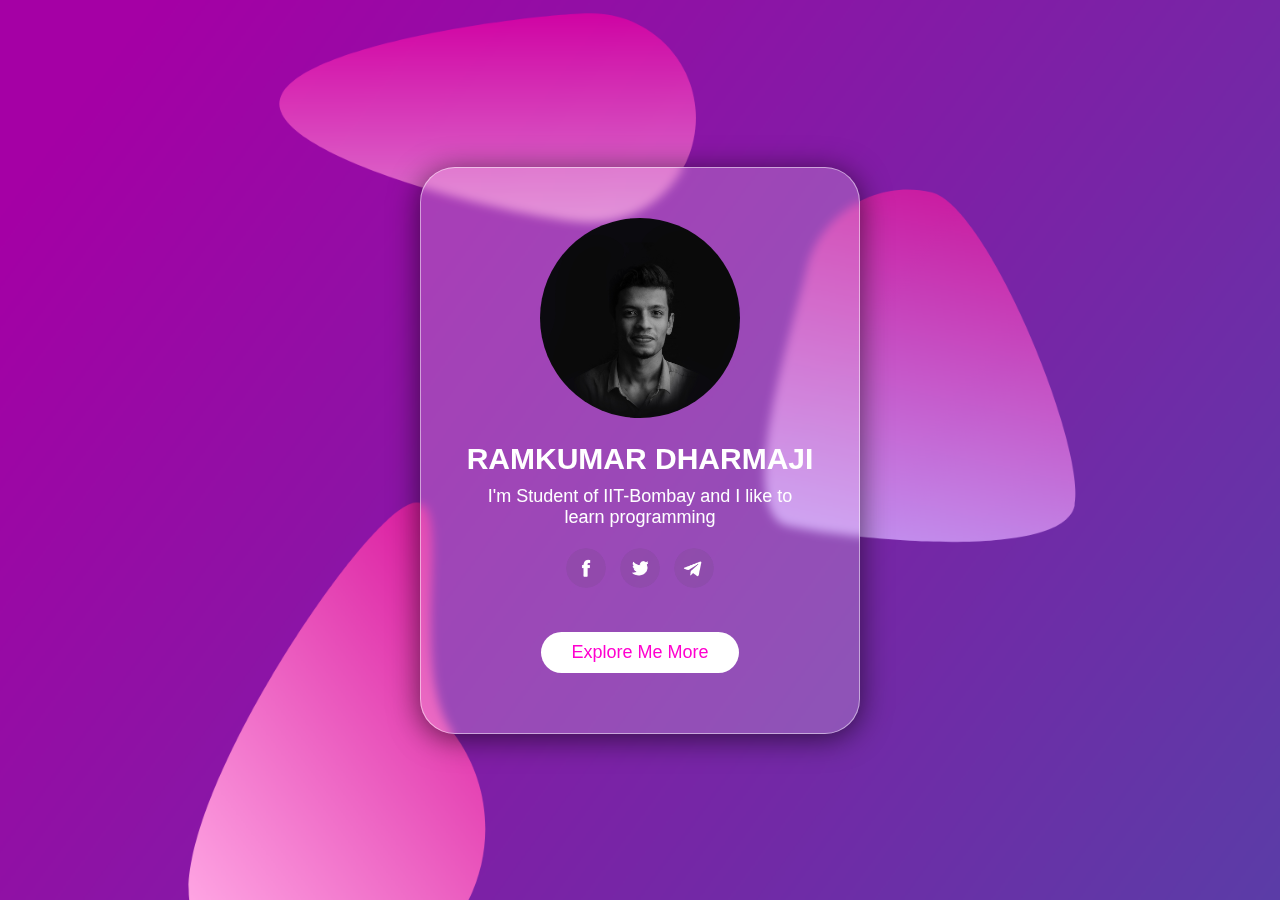
<file: profile cards/Glassmorphism Profile Card 3D look/index.html>
<!DOCTYPE html>
<html lang="en">

<head>
    <meta charset="UTF-8">
    <meta http-equiv="X-UA-Compatible" content="IE=edge">
    <meta name="viewport" content="width=device-width, initial-scale=1.0">
    <title>Glassmorphism Profile Card 3D look </title>
    <link rel="stylesheet" href="style.css">
</head>

<body>
    <div class="container">
        <div class="card" data-tilt>
            <img src="profile.jpg">
            <h2>RAMKUMAR DHARMAJI</h2>
            <p>I'm Student of IIT-Bombay and I like to learn programming</p>
            <div class="links">
                <a href="https://www.facebook.com/"><img src="facebook.png"></a>
                <a href="https://twitter.com/i/"><img src="twitter.png"></a>
                <a href="https://web.telegram.org/"><img src="telegram.png"></a>
            </div>
            <a href="#" class="btn">Explore Me More </a>
        </div>
    </div>

<script src="vanilla-tilt.js"></script>
<!-- vanilla-tilt.js. A smooth 3D tilt javascript library forked from Tilt.js (jQuery version) Smooth. Lightweight. -->

</body>

</html>
</file>
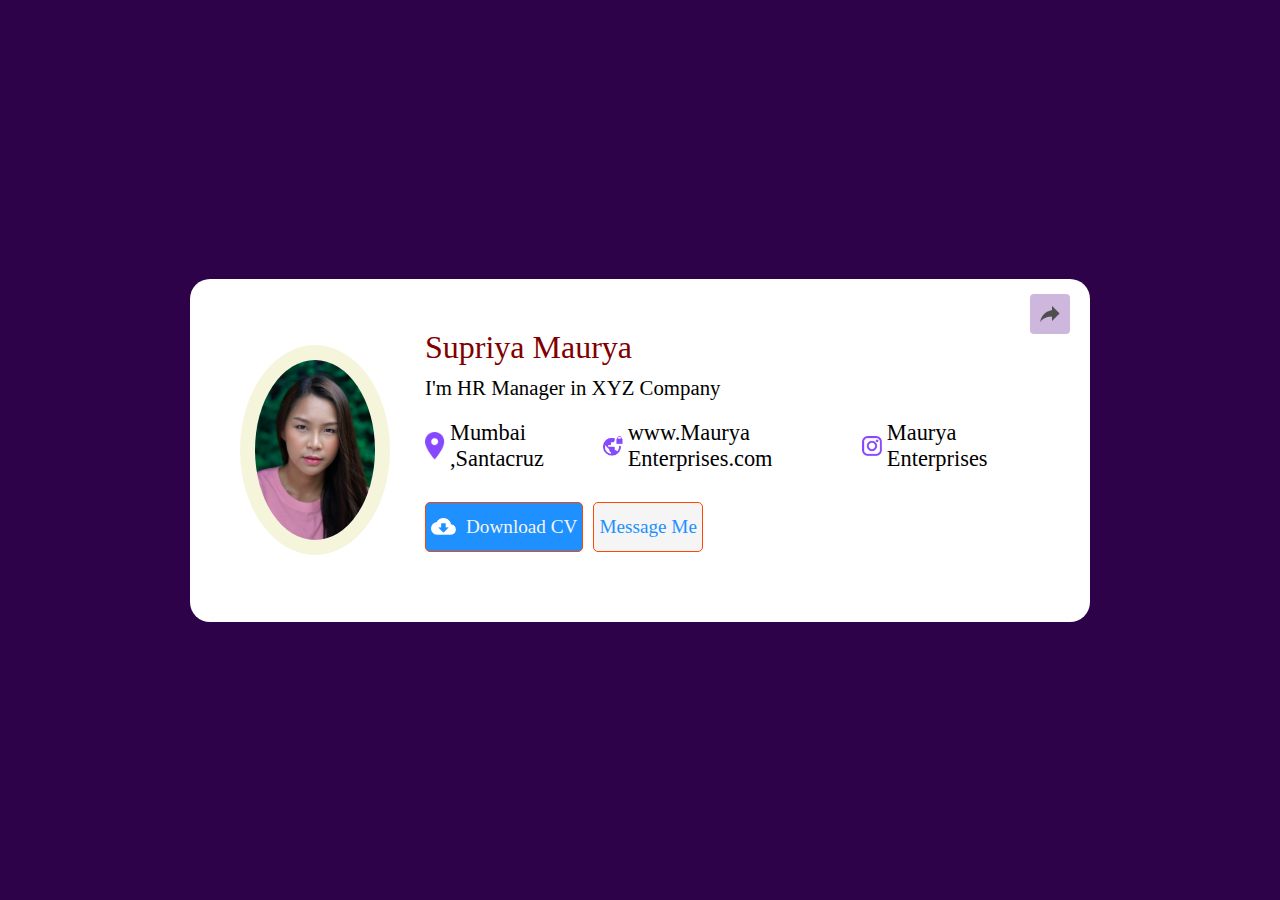
<file: profile cards/profile card/index.html>
<!DOCTYPE html>
<html lang="en">

<head>
    <meta charset="UTF-8">
    <meta http-equiv="X-UA-Compatible" content="IE=edge">
    <meta name="viewport" content="width=device-width, initial-scale=1.0">
    <title>Profile Card</title>
    <link rel="stylesheet" href="style.css">
</head>

<body>
    <div class="container">
        <div class="card">

            <img src="profile.avif" class="profile-img">
            <div class="info">
                <h1>Supriya Maurya</h1>
                <p>I'm HR Manager in XYZ Company</p>
                <ul>
                    <li><img src="location.png">Mumbai ,Santacruz</li>
                    <li><img src="website.png"> www.Maurya Enterprises.com</li>
                    <li><img src="instagram.png">Maurya Enterprises</li>
                </ul>
                <div class="link">
                    <a href="Resume.png" download><img src="download.png">Download CV</a>
    
                    <a href="https://web.whatsapp.com/+919324245463" target="_blank" class="msg-btn">Message Me</a>
                </div>
            </div>
           <img src="share.png" class="share-icons">
        </div>
    </div>
</body>

</html>
</file>
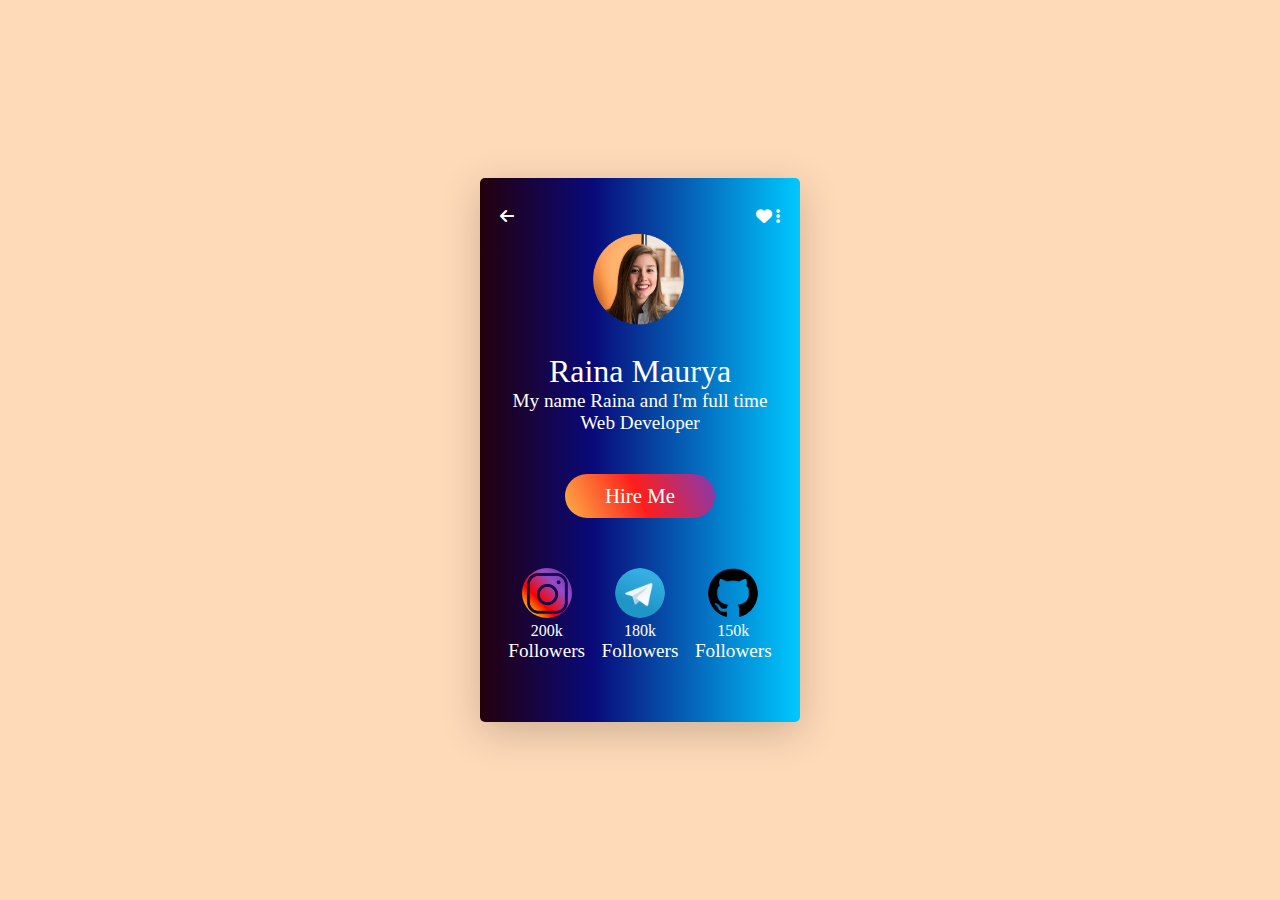
<file: profile cards/Profile Page/INDEX.HTML>
<!DOCTYPE html>
<html lang="en">

<head>
    <meta charset="UTF-8">
    <meta http-equiv="X-UA-Compatible" content="IE=edge">
    <meta name="viewport" content="width=device-width, initial-scale=1.0">
    <title>Profile Page</title>
    <link rel="stylesheet" href="style.css">
    <link rel="stylesheet" href="https://cdnjs.cloudflare.com/ajax/libs/font-awesome/6.1.1/css/all.min.css">

</head>

<body>
    <div class="container">
        <div class="profile">
            <div class="top-icons">

                <div>
                    <i class="fa fa-arrow-left" aria-hidden="true"></i>
                </div>

                <div>
                    <i class="fa-solid fa-heart"></i>
                    <i class="fa fa-ellipsis-v" aria-hidden="true"></i>
                </div>

            </div>


            <img src="bg.webp" class="user-img">
            <h2>Raina Maurya</h2>
            <p>My name Raina and I'm full time Web Developer</p>
            <a href="#" class="btn">Hire Me</a>

            <div class="social-media">

                <div>
                    <img src="Instagram-Icon.png" alt="">
                    <h3>200k</h3>
                    <p>Followers</p>
                </div>

                <div>
                    <img src="telegram-logo-png-0.png" alt="">
                    <h3>180k</h3>
                    <p>Followers</p>
                </div>

                <div>
                    <img src="25231.png" alt="">
                    <h3>150k</h3>
                    <p>Followers</p>
                </div>
            </div>
        </div>
    </div>
</body>

</html>
</file>
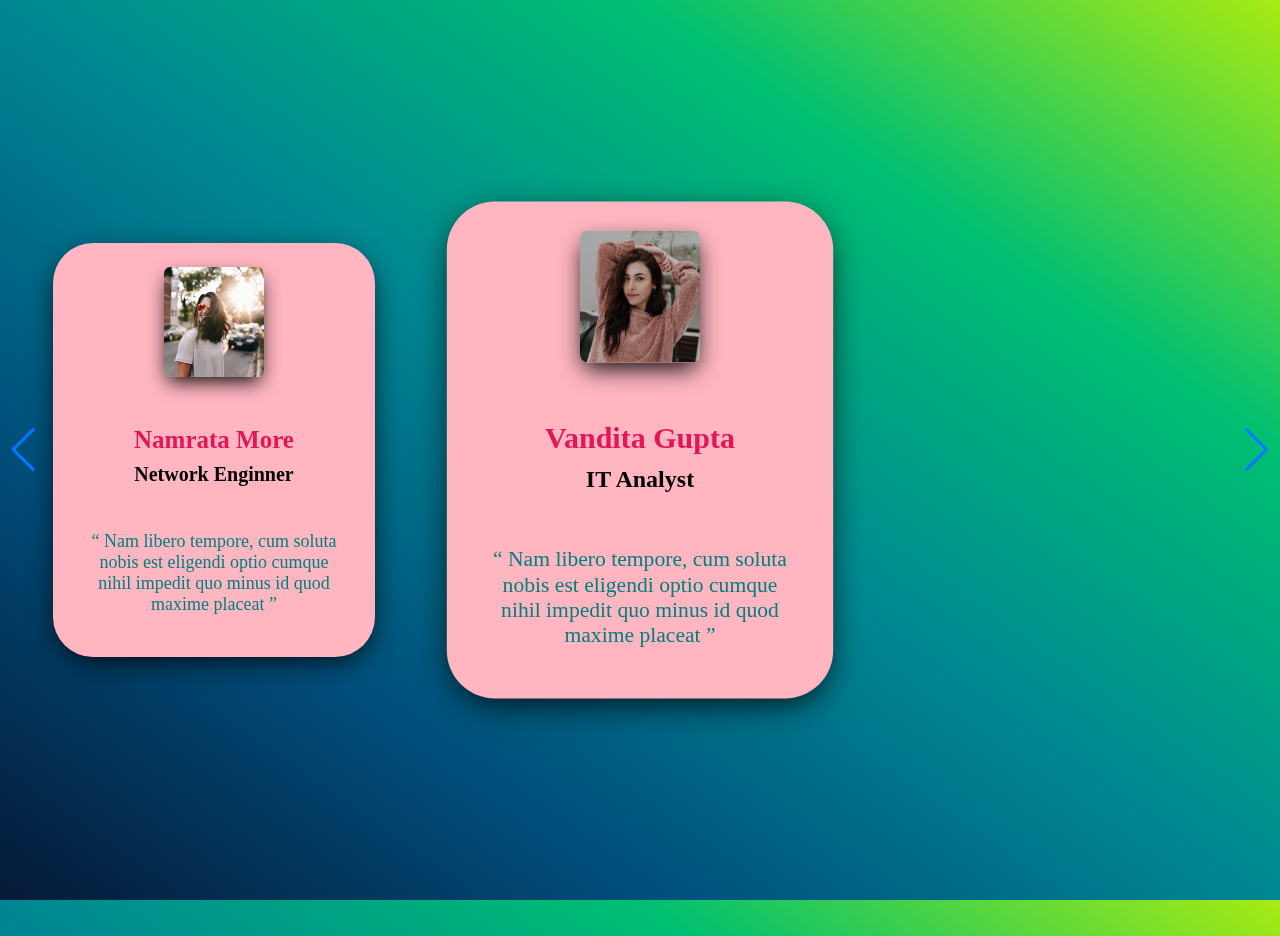
<file: profile cards/Multiple Profile Card/slider.html>
<!DOCTYPE html>
<html lang="en">

<head>
  <meta charset="utf-8">
  <title>Multiple Profile Card</title>
  <meta name="viewport" content="width=device-width, initial-scale=1, minimum-scale=1, maximum-scale=1">
  <link rel="stylesheet" href="https://unpkg.com/swiper/swiper-bundle.min.css" />

  <!-- Demo styles -->
  <style>
    body {
      width: 100%;
      display: flex;
      margin: auto;
      align-items: center;
      height: 100vh;
      background: linear-gradient(to right top, #051937, #004d7a, #008793, #00bf72, #a8eb12);
    }

    .swiper-container {
      width: 100%;
      height: 90%;
    }

    .swiper-slide {
      text-align: center;
      font-size: 18px;
      display: flex;
      align-items: center;
    }

    .slide-container {
      padding: 11px 32px;
    }

    .slide-card {
      background-color: lightpink;
      box-shadow: 0 8px 30px -7px #000;
      margin: 0 20px;
      padding: 9px 33px;
      border-radius: 40px;
      border: 0;
      cursor: grab;
    }

    .slide-card .slide-card-img-top {
      max-width: 100px;
      border-radius: 6%;
      margin: 15px auto 0;
      box-shadow: 0 8px 20px -4px #000;
      width: 150px;
      height: 110px;
    }

    .slide-card h5 {
      color: #E41657;
      font-size: 25px;
      line-height: 1.3;
    }

    .slide-card h5 span {
      font-size: 20px;
      color: black;
    }

    .slide-card p {
      font-size: 18px;
      color: teal;
      padding-bottom: 15px;
    }

    .swiper-slide.swiper-slide-active {
      transform: scale(1.2);
    }

    .autoplay {
      position: absolute;
      color: #000;
      font: 100px/100% arial, sans-serif;
      right: 15px;
      text-decoration: none;
      text-shadow: 0 1px 0 #fff;
      top: 15px;
      width: auto;
      height: auto;
      z-index: 999;
      opacity: 0.4;
      transition: opacity 0.1s ease-in, transform 0.1s ease-out;
      animation: fade_close 3s ease-out;
    }

    @media (max-width: 800px) {
      .slide-container {
        padding: 0px 0px;
      }

      .swiper-slide {
        width: 360px;
      }
    }
  </style>
</head>

<body>
  <div class="swiper-container">
    <div class="swiper-wrapper">
      <div class="swiper-slide">
        <div class="slide-container">
          <div class="slide-card text-center"><img class="slide-card-img-top" src="1.jfif" alt="">
            <div class="slide-card-body">
              <h5>Lovepreet Kour <br />
                <span> Project Manager </span>
              </h5>
              <p class="slide-card-text">“ Nam libero tempore, cum soluta nobis est eligendi
                optio cumque nihil impedit quo minus id quod maxime placeat ” </p>
            </div>
          </div>
        </div>
      </div>
      <div class="swiper-slide">
        <div class="slide-container">
          <div class="slide-card text-center"><img class="slide-card-img-top" src="2.jfif" alt="">
            <div class="slide-card-body">
              <h5>Minal salvi <br />
                <span> IT Support Manager </span>
              </h5>
              <p class="slide-card-text">“ Nam libero tempore, cum soluta nobis est eligendi
                optio cumque nihil impedit quo minus id quod maxime placeat ” </p>
            </div>
          </div>
        </div>
      </div>
      <div class="swiper-slide">
        <div class="slide-container">
          <div class="slide-card text-center">
            <img class="slide-card-img-top" src="3.jfif" alt="">
            <div class="slide-card-body">
              <h5>Namrata More <br />
                <span> Network Enginner </span>
              </h5>
              <p class="slide-card-text">“ Nam libero tempore, cum soluta nobis est eligendi
                optio cumque nihil impedit quo minus id quod maxime placeat ” </p>
            </div>
          </div>
        </div>
      </div>
      <div class="swiper-slide">
        <div class="slide-container">
          <div class="slide-card text-center"><img class="slide-card-img-top" src="4.jfif" alt="">
            <div class="slide-card-body">
              <h5>Vandita Gupta <br />
                <span> IT Analyst </span>
              </h5>
              <p class="slide-card-text">“ Nam libero tempore, cum soluta nobis est eligendi
                optio cumque nihil impedit quo minus id quod maxime placeat ” </p>
            </div>
          </div>
        </div>
      </div>
    </div>
    <!-- Add Arrows -->
    <div class="swiper-button-next"></div>
    <div class="swiper-button-prev"></div>
    <div class="swiper-pagination"></div>
  </div>

  <script src="https://unpkg.com/swiper/swiper-bundle.min.js"></script>

  <script>
    const swiper = new Swiper('.swiper-container', {

      navigation: {
        nextEl: '.swiper-button-next',
        prevEl: '.swiper-button-prev',
      },

      autoplay:
      {
        delay: 2000,
      },
      loop: true,

      // Default parameters
      slidesPerView: 1,
      spaceBetween: 10,
      centeredSlides: true,
      roundLengths: true,
      loop: true,
      loopAdditionalSlides: 30,
      breakpoints: {
        320: {
          slidesPerView: 1,
          spaceBetween: 0
        },
        480: {
          slidesPerView: 2,
          spaceBetween: 0
        },
        640: {
          slidesPerView: 3,
          spaceBetween: 0
        }
      }
    });

  </script>
</body>

</html>
</file>
<file: profile cards/Glassmorphism Profile Card 3D look/style.css>
* {
    margin: 0;
    padding: 0;
    box-sizing: border-box;
    font-family: sans-serif;
}

.container {
    width: 100%;
    height: 100vh;
    background-image: url(back.png);
    background-size: cover;
    background-position: center;
    display: flex;
    align-items: center;
    justify-content: center;

}

.card {
    width: 90%;
    max-width: 440px;
    color: white;
    text-align: center;
    padding: 50px 35px;
    border: 1px solid rgba(255, 255, 255, 0.5);
    background: rgba(255, 255, 255, 0.2);
    border-radius: 35px;
    box-shadow: 0 4px 30px rgba(0,0,0,0.6);
    backdrop-filter: blur(5px);
}

.card img {
    width: 200px;
    border-radius: 50%;
}

.card h2 {
    font-size: 30px;
    font-weight: 600;
    margin-top: 20px;

}

.card p {
    font-size: 18px;
    margin: 10px auto;
    max-width: 330px;
}

.card .links img {
    width: 40px;
    border-radius: 50%;
    margin: 10px 5px ;
    transition: background 0.5s;
}
.card .links img:hover{
background: #ff01cf;
}
.btn{
    text-decoration: none;
    display: inline-block;
    font-size: 18px;
    font-weight: 500;
    background-color: white;
    color: #ff01cf;
    padding: 10px 30px;
    border-radius: 30px;
    margin: 30px 0 10px;
}
</file>
<file: profile cards/profile card/style.css>
* {
    margin: 0;
    padding: 0;
    box-sizing: border-box;
    font-family: cursive;
}

.container {
    width: 100%;
    height: 100vh;
    background: #2E0249;
    display: flex;
    align-items: center;
    justify-content: center;
}

.card {
    background: white;
    display: flex;
    align-items: center;
    padding: 50px;
    width: 900px;
    border-radius: 20px;
    position: relative;
}

.profile-img {
    width: 150px;
    border-radius: 50%;
    border: 15px solid beige;
}

.info {
    margin-left: 35px;
    color: black;
    font-weight: 500;
}

.info h1 {
    font-size: 2rem;
    font-weight: 300;
    color: maroon;
    margin-bottom: 10px;
}

p {
    font-size: 1.3rem;
}

.info ul {
    display: flex;
    align-items: center;
    margin: 10px 0 30px;

}

.info ul li {
    list-style: none;
    display: inline-flex;
    align-items: center;
    font-size: 1.4rem;
    margin-right: 10px;
    margin-top: 10px;
}

.info ul li img {
    width: 20px;
    margin-right: 5px;
}

.link {
    display: flex;
    align-items: center;
    margin: 20px 0;
}

.link a {
    text-decoration: none;
    display: inline-flex;
    align-items: center;
    height: 50px;
    background: dodgerblue;
    color: whitesmoke;
    border-radius: 5px;
    border: 1px solid orangered;
    padding: 10px 5px;
    margin-right: 10px;
    font-size: 1.2rem;
}

.link a img {
    width: 25px;
    margin-right: 10px;
}

.link .msg-btn {
    background: whitesmoke;
    color: dodgerblue;
}

.share-icons {
    width: 40px;
    position: absolute;
    top: 15px;
    right: 20px;
    background: #ceb7dd;
    padding: 10px;
    border-radius: 10%;
    cursor: pointer;

}
</file>
<file: profile cards/Profile Page/style.css>
* {
    margin: 0;
    padding: 0;
    box-sizing: border-box;
    font-family: serif;
}

.container {
    width: 100%;
    height: 100vh;
    background: peachpuff;
    display: flex;
    align-items: center;
    justify-content: center;
}

.profile {
    width: 90%;
    max-width: 320px;
    background: linear-gradient(90deg, rgba(36,0,12,1) 0%, rgba(9,9,121,1) 35%, rgba(0,201,255,1) 100%);;
    text-align: center;
    padding: 30px 20px;
    box-shadow: 0 10px 40px rgba(0, 0, 0, 0.2);
    border-radius: 5px;
    color: white;
}

.top-icons {
    display: flex;
    align-items: center;
    justify-content: space-between;
    width: 100%;

}

.fa-gratipay {
    margin-right: 10px;
}

.user-img {
    width: 100px;
    border-radius: 50%;

}

.profile h2 {
    font-weight: 500;
    font-size: 2rem;
    margin-top: 20px;

}

.profile p {
    font-size: 1.2rem;
}
.btn {
    text-decoration: none;
    color: white;
    padding: 10px 40px ;
    border-radius: 30px;
    background:linear-gradient(246deg, rgba(131,58,180,1) 0%, rgba(253,29,29,1) 50%, rgba(252,176,69,1) 100%);
    display: inline-block;
    margin: 40px 0;
    font-size: 1.3rem;
}
.social-media {
    display: flex;
    justify-content: space-around;
      
}
.social-media img {
    width: 50px;
    border-radius: 50%;
}
.social-media h3 {
font-weight: 500;
font-size: 16px;
}
.social-media div {
    margin: 10px 0 30px;
    
}
</file>
